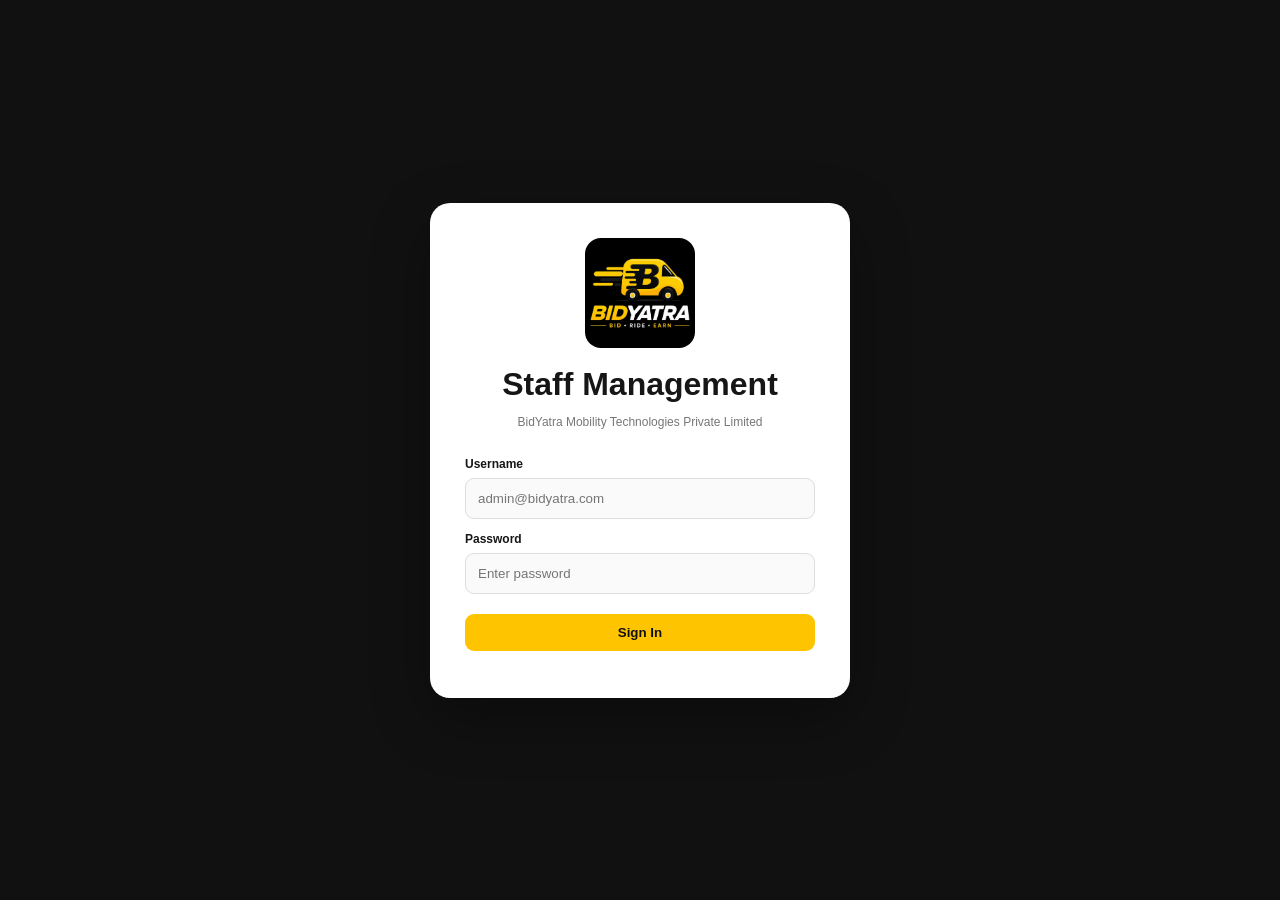
<file: frontend/index.html>
<!DOCTYPE html>
<html lang="en">

<head>
    <meta charset="UTF-8">
    <meta name="viewport" content="width=device-width, initial-scale=1.0">

    <title>BidYatra | Staff Management</title>

    <link rel="stylesheet" href="style.css">
</head>

<body>


<!-- =========================================================
     LOGIN PAGE
========================================================= -->

<div id="loginPage" class="login-page">

    <div class="login-card">

        <img
                src="logo.jpeg"
                class="login-logo"
                alt="BidYatra"
        >

        <h1>Staff Management</h1>

        <p>
            BidYatra Mobility Technologies Private Limited
        </p>

        <form id="loginForm">

            <label for="username">
                Username
            </label>

            <input
                    id="username"
                    type="email"
                    placeholder="admin@bidyatra.com"
                    autocomplete="username"
                    required
            >

            <label for="password">
                Password
            </label>

            <input
                    id="password"
                    type="password"
                    placeholder="Enter password"
                    autocomplete="current-password"
                    required
            >

            <button
                    class="primary-btn"
                    type="submit"
            >
                Sign In
            </button>

            <div
                    id="loginError"
                    class="error"
                    role="alert"
            ></div>

        </form>

    </div>

</div>


<!-- =========================================================
     ADMIN OTP PAGE
========================================================= -->

<div id="otpPage" class="login-page hidden">

    <div class="login-card">

        <img
                src="logo.jpeg"
                class="login-logo"
                alt="BidYatra"
        >

        <h1>
            Admin Verification
        </h1>

        <p>
            Enter the 6-digit code sent to your admin email.
        </p>

        <form id="otpForm">

            <label for="otp">
                Verification Code
            </label>

            <input
                    id="otp"
                    type="text"
                    inputmode="numeric"
                    maxlength="6"
                    pattern="[0-9]{6}"
                    placeholder="6-digit code"
                    autocomplete="one-time-code"
                    required
            >

            <button
                    class="primary-btn"
                    type="submit"
            >
                Verify & Continue
            </button>

            <div
                    id="otpError"
                    class="error"
                    role="alert"
            ></div>

        </form>

    </div>

</div>


<!-- =========================================================
     MAIN APPLICATION
========================================================= -->

<div id="app" class="app hidden">


    <!-- =====================================================
         SIDEBAR
    ====================================================== -->

    <aside class="sidebar">

        <!-- BRAND -->

        <div class="brand">

            <img
                    src="logo.jpeg"
                    alt="BidYatra"
            >

            <div>

                <b>
                    BIDYATRA
                </b>

                <small>
                    Staff System
                </small>

            </div>

        </div>


        <!-- =================================================
             NAVIGATION
        ================================================== -->

        <nav>

            <!-- ADMIN ONLY DASHBOARD -->

            <a
                    href="#dashboard"
                    id="dashboardNav"
                    style="display:none;"
            >
                Dashboard
            </a>


            <!-- STAFF + ADMIN -->

            <a
                    href="#activitySection"
                    id="activityNav"
            >
                Add Daily Activity
            </a>


            <!-- ADMIN ONLY -->

            <a
                    href="#recordsSection"
                    id="historyNav"
                    style="display:none;"
            >
                Activity History
            </a>


            <!-- ADMIN ONLY -->

            <a
                    href="#adminUsersSection"
                    id="usersNav"
                    style="display:none;"
            >
                Staff Accounts
            </a>


            <!-- STAFF + ADMIN -->

            <a
                    href="#reportsSection"
                    id="reportsNav"
            >
                Reports
            </a>

        </nav>


        <!-- LOGOUT -->

        <button
                id="logoutBtn"
                class="logout"
                type="button"
        >
            Logout
        </button>

    </aside>


    <!-- =====================================================
         MAIN
    ====================================================== -->

    <main class="main">


        <!-- =================================================
             TOPBAR
        ================================================== -->

        <header class="topbar">

            <div>

                <h2>
                    Daily Staff Activity
                </h2>

                <span id="welcomeText">
                    Company Daily Diary
                </span>

            </div>

            <div class="user-chip">

                <span id="roleText">
                    ADMIN
                </span>

                <b id="userName">
                    Admin
                </b>

            </div>

        </header>


        <!-- =================================================
             CONTENT
        ================================================== -->

        <section
                class="content"
                id="dashboard"
        >


            <!-- =================================================
                 ADMIN ONLY HERO
            ================================================== -->

            <div
                    class="hero"
                    id="adminHero"
                    style="display:none;"
            >

                <div>

                    <span>
                        WELCOME TO BIDYATRA
                    </span>

                    <h1>
                        Staff Activity Dashboard
                    </h1>

                    <p>
                        Track field work, driver meetings,
                        registrations and document issues.
                    </p>

                </div>

                <img
                        src="logo.jpeg"
                        alt="BidYatra"
                >

            </div>


            <!-- =================================================
                 ADMIN ONLY STATISTICS
            ================================================== -->

            <div
                    class="stats"
                    id="adminStats"
                    style="display:none;"
            >

                <div class="stat">

                    <small>
                        Today's Staff
                    </small>

                    <strong id="statStaff">
                        0
                    </strong>

                </div>


                <div class="stat">

                    <small>
                        Drivers Met
                    </small>

                    <strong id="statDrivers">
                        0
                    </strong>

                </div>


                <div class="stat">

                    <small>
                        Registrations
                    </small>

                    <strong id="statLogins">
                        0
                    </strong>

                </div>


                <div class="stat">

                    <small>
                        Document Issues
                    </small>

                    <strong id="statDocs">
                        0
                    </strong>

                </div>

            </div>


            <!-- =================================================
                 STAFF + ADMIN
                 ADD DAILY ACTIVITY
            ================================================== -->

            <section
                    class="card"
                    id="activitySection"
            >

                <div class="card-title">

                    <div>

                        <span>
                            STAFF MANAGEMENT
                        </span>

                        <h2 id="formTitle">
                            Add Daily Activity
                        </h2>

                    </div>

                </div>


                <form id="activityForm">

                    <input
                            type="hidden"
                            id="recordId"
                    >


                    <div class="grid">


                        <!-- DATE -->

                        <div>

                            <label for="date">
                                Date
                            </label>

                            <input
                                    id="date"
                                    type="date"
                                    required
                            >

                        </div>


                        <!-- STAFF NAME -->

                        <div>

                            <label for="staffName">
                                Staff Name
                            </label>

                            <input
                                    id="staffName"
                                    type="text"
                                    placeholder="Enter staff name"
                                    required
                            >

                        </div>


                        <!-- LOCATION -->

                        <div>

                            <label for="location">
                                Visiting Location
                            </label>

                            <input
                                    id="location"
                                    type="text"
                                    placeholder="Dumka Bus Stand"
                            >

                        </div>


                        <!-- DRIVERS -->

                        <div>

                            <label for="drivers">
                                Drivers Met
                            </label>

                            <input
                                    id="drivers"
                                    type="number"
                                    min="0"
                                    value="0"
                            >

                        </div>


                        <!-- REGISTRATION -->

                        <div>

                            <label for="logins">
                                Login / Registration
                            </label>

                            <input
                                    id="logins"
                                    type="number"
                                    min="0"
                                    value="0"
                            >

                        </div>


                        <!-- DOCUMENT ISSUES -->

                        <div>

                            <label for="docs">
                                Document Issues
                            </label>

                            <input
                                    id="docs"
                                    type="number"
                                    min="0"
                                    value="0"
                            >

                        </div>


                        <!-- REMARKS -->

                        <div class="full">

                            <label for="remarks">
                                Other Activity / Remarks
                            </label>

                            <textarea
                                    id="remarks"
                                    placeholder="Enter work details..."
                            ></textarea>

                        </div>

                    </div>


                    <!-- ACTIONS -->

                    <div class="actions">

                        <button
                                type="button"
                                id="resetBtn"
                                class="secondary-btn"
                        >
                            Reset
                        </button>


                        <button
                                type="submit"
                                class="primary-btn"
                                id="saveBtn"
                        >
                            Save Daily Record
                        </button>

                    </div>

                </form>

            </section>


            <!-- =================================================
                 ADMIN ONLY
                 ACTIVITY HISTORY
            ================================================== -->

            <section
                    class="card"
                    id="recordsSection"
                    style="display:none;"
            >

                <div class="card-title records-head">

                    <div>

                        <span>
                            ACTIVITY HISTORY
                        </span>

                        <h2>
                            Daily Staff Records
                        </h2>

                    </div>


                    <div class="filters">

                        <input
                                id="search"
                                type="search"
                                placeholder="Search staff/location"
                        >

                        <input
                                id="filterDate"
                                type="date"
                        >

                        <button
                                id="clearFilter"
                                type="button"
                                class="secondary-btn"
                        >
                            Clear
                        </button>

                    </div>

                </div>


                <div class="table-wrap">

                    <table>

                        <thead>

                        <tr>

                            <th>Date</th>

                            <th>Staff</th>

                            <th>Location</th>

                            <th>Drivers</th>

                            <th>Registration</th>

                            <th>Docs</th>

                            <th>Remarks</th>

                            <th>Action</th>

                        </tr>

                        </thead>

                        <tbody id="records"></tbody>

                    </table>

                </div>


                <div
                        id="empty"
                        class="empty"
                >
                    No records found.
                </div>

            </section>


            <!-- =================================================
                 STAFF + ADMIN
                 REPORTS
            ================================================== -->

            <section
                    class="card"
                    id="reportsSection"
            >

                <div class="card-title">

                    <div>

                        <span>
                            REPORTS
                        </span>

                        <h2>
                            Export My Reports
                        </h2>

                    </div>

                </div>


                <div class="report-box">

                    <p>
                        Use the selected date filter for a
                        date-specific report, or leave it empty
                        for all records.
                    </p>


                    <button
                            class="primary-btn"
                            id="excelBtn"
                            type="button"
                    >
                        Export Excel
                    </button>


                    <button
                            class="secondary-btn"
                            id="pdfBtn"
                            type="button"
                    >
                        Export PDF
                    </button>

                </div>

            </section>


            <!-- =================================================
                 ADMIN ONLY
                 STAFF ACCOUNTS
            ================================================== -->

            <section
                    class="card"
                    id="adminUsersSection"
                    style="display:none;"
            >

                <div class="card-title">

                    <div>

                        <span>
                            ADMIN
                        </span>

                        <h2>
                            Staff Accounts
                        </h2>

                    </div>

                </div>


                <!-- CREATE USER -->

                <form
                        id="userForm"
                        class="user-form"
                >

                    <input
                            id="newName"
                            type="text"
                            placeholder="Staff name"
                            required
                    >


                    <input
                            id="newUsername"
                            type="email"
                            placeholder="Staff email"
                            required
                    >


                    <input
                            id="newPassword"
                            type="password"
                            placeholder="Temporary password"
                            required
                    >


                    <select id="newRole">

                        <option value="STAFF">
                            STAFF
                        </option>

                        <option value="ADMIN">
                            ADMIN
                        </option>

                    </select>


                    <button
                            class="primary-btn"
                            type="submit"
                    >
                        Create Account
                    </button>

                </form>


                <!-- USERS TABLE -->

                <div class="table-wrap">

                    <table>

                        <thead>

                        <tr>

                            <th>Name</th>

                            <th>Username</th>

                            <th>Role</th>

                            <th>Status</th>

                            <th>Action</th>

                        </tr>

                        </thead>

                        <tbody id="users"></tbody>

                    </table>

                </div>

            </section>


            <!-- FOOTER -->

            <footer>

                © 2026 BIDYATRA MOBILITY TECHNOLOGIES PRIVATE LIMITED
                · Bid • Ride • Earn

            </footer>

        </section>

    </main>

</div>


<!-- =========================================================
     TOAST
========================================================= -->

<div
        id="toast"
        class="toast"
></div>


<script src="script.js"></script>

</body>
</html>
</file>
<file: frontend/style.css>
/* =========================================================
   GLOBAL
========================================================= */

* {
    box-sizing: border-box;
}

html {
    scroll-behavior: smooth;
}

body {
    margin: 0;
    font-family: Inter, Arial, sans-serif;
    background: #f5f6f8;
    color: #161616;
}

.hidden {
    display: none !important;
}


/* =========================================================
   LOGIN PAGE
========================================================= */

.login-page {
    min-height: 100vh;
    display: grid;
    place-items: center;
    background: #111;
    padding: 20px;
}

.login-card {
    width: min(420px, 100%);
    background: #fff;
    border-radius: 20px;
    padding: 35px;
    box-shadow: 0 20px 60px #0005;
}

.login-logo {
    width: 110px;
    height: 110px;
    object-fit: cover;
    border-radius: 16px;
    display: block;
    margin: auto;
}

.login-card h1 {
    text-align: center;
    margin: 18px 0 6px;
}

.login-card p {
    text-align: center;
    color: #777;
    font-size: 12px;
    margin-bottom: 28px;
}

.login-card label,
.grid label {
    font-size: 12px;
    font-weight: 700;
    display: block;
    margin: 13px 0 7px;
}

.login-card input,
.grid input,
.grid textarea,
.filters input,
.user-form input,
.user-form select {
    width: 100%;
    border: 1px solid #ddd;
    border-radius: 9px;
    padding: 12px;
    outline: none;
    background: #fafafa;
    font-family: inherit;
}

.login-card input:focus,
.grid input:focus,
.grid textarea:focus,
.filters input:focus,
.user-form input:focus,
.user-form select:focus {
    border-color: #ffc400;
    background: #fff;
}

.primary-btn,
.secondary-btn {
    border: 0;
    border-radius: 9px;
    padding: 11px 17px;
    font-weight: 700;
    cursor: pointer;
    font-family: inherit;
}

.primary-btn {
    background: #ffc400;
    color: #111;
}

.primary-btn:hover {
    background: #eeb600;
}

.secondary-btn {
    background: #fff;
    border: 1px solid #ddd;
    color: #333;
}

.secondary-btn:hover {
    background: #f7f7f7;
}

.login-card .primary-btn {
    width: 100%;
    margin-top: 20px;
}

.error {
    color: #c62828;
    font-size: 12px;
    margin-top: 12px;
}


/* =========================================================
   APPLICATION
========================================================= */

.app {
    min-height: 100vh;
    display: flex;
}


/* =========================================================
   SIDEBAR
========================================================= */

.sidebar {
    width: 245px;
    background: #111;
    color: #fff;
    position: fixed;
    left: 0;
    top: 0;
    bottom: 0;
    padding: 18px 14px;
    display: flex;
    flex-direction: column;
    z-index: 50;
}

.brand {
    height: 70px;
    display: flex;
    align-items: center;
    gap: 10px;
    border-bottom: 1px solid #292929;
    margin-bottom: 20px;
}

.brand img {
    width: 48px;
    height: 48px;
    border-radius: 10px;
    object-fit: cover;
}

.brand b {
    display: block;
    letter-spacing: 1px;
}

.brand small {
    color: #888;
    font-size: 9px;
}

.sidebar nav a {
    display: block;
    color: #aaa;
    text-decoration: none;
    padding: 12px;
    border-radius: 8px;
    font-size: 13px;
    margin: 3px 0;
    transition: .2s;
}

.sidebar nav a:hover,
.sidebar nav a.active {
    background: #ffc400;
    color: #111;
    font-weight: 700;
}

.logout {
    margin-top: auto;
    padding: 11px;
    border: 1px solid #333;
    background: #191919;
    color: #fff;
    border-radius: 8px;
    cursor: pointer;
}

.logout:hover {
    background: #222;
}


/* =========================================================
   MAIN
========================================================= */

.main {
    margin-left: 245px;
    width: calc(100% - 245px);
}


/* =========================================================
   TOP BAR
========================================================= */

.topbar {
    height: 76px;
    background: #fff;
    border-bottom: 1px solid #e5e5e5;
    display: flex;
    align-items: center;
    justify-content: space-between;
    padding: 0 30px;
}

.topbar h2 {
    margin: 0;
    font-size: 20px;
}

.topbar span {
    font-size: 11px;
    color: #777;
}

.user-chip {
    display: flex;
    gap: 9px;
    align-items: center;
    font-size: 11px;
}

.user-chip span {
    background: #fff5c8;
    color: #856b00;
    padding: 6px 8px;
    border-radius: 6px;
    font-size: 9px;
    font-weight: 800;
}


/* =========================================================
   CONTENT
========================================================= */

.content {
    max-width: 1500px;
    margin: auto;
    padding: 25px;
}


/* =========================================================
   HERO
========================================================= */

.hero {
    background: #111;
    color: #fff;
    border-radius: 16px;
    padding: 28px;
    display: flex;
    justify-content: space-between;
    align-items: center;
    overflow: hidden;
}

.hero span,
.card-title span {
    font-size: 9px;
    font-weight: 800;
    letter-spacing: 1.3px;
    color: #b88900;
}

.hero span {
    color: #ffc400;
}

.hero h1 {
    font-size: 25px;
    margin: 9px 0;
}

.hero p {
    font-size: 12px;
    color: #aaa;
}

.hero img {
    width: 105px;
    height: 105px;
    object-fit: cover;
    border-radius: 14px;
}


/* =========================================================
   STATISTICS
========================================================= */

.stats {
    display: grid;
    grid-template-columns: repeat(4, 1fr);
    gap: 16px;
    margin: 20px 0;
}

.stat {
    background: #fff;
    border: 1px solid #e6e6e6;
    border-radius: 13px;
    padding: 20px;
}

.stat small {
    color: #777;
    font-size: 11px;
}

.stat strong {
    display: block;
    font-size: 27px;
    margin-top: 7px;
}


/* =========================================================
   CARD
========================================================= */

.card {
    background: #fff;
    border: 1px solid #e5e5e5;
    border-radius: 15px;
    margin-bottom: 20px;
    overflow: hidden;
}

.card-title {
    padding: 20px 24px;
    border-bottom: 1px solid #eee;
}

.card-title h2 {
    margin: 6px 0 0;
    font-size: 18px;
}

.card form {
    padding: 24px;
}


/* =========================================================
   ACTIVITY FORM
========================================================= */

.grid {
    display: grid;
    grid-template-columns: repeat(3, 1fr);
    gap: 18px;
}

.grid .full {
    grid-column: 1 / -1;
}

.grid textarea {
    min-height: 90px;
    resize: vertical;
}

.actions {
    display: flex;
    justify-content: flex-end;
    gap: 10px;
    margin-top: 20px;
}


/* =========================================================
   ACTIVITY HISTORY
========================================================= */

.records-head {
    display: flex;
    justify-content: space-between;
    align-items: end;
    gap: 15px;
}

.filters {
    display: flex;
    gap: 8px;
}

.filters input {
    width: 170px;
}

.table-wrap {
    overflow: auto;
}

table {
    width: 100%;
    border-collapse: collapse;
    min-width: 850px;
}

th,
td {
    padding: 13px 14px;
    border-bottom: 1px solid #eee;
    text-align: left;
    font-size: 11px;
}

th {
    font-size: 9px;
    text-transform: uppercase;
    color: #777;
    background: #fafafa;
}

td {
    color: #333;
}

.action-btn {
    border: 0;
    border-radius: 6px;
    padding: 7px 9px;
    cursor: pointer;
    margin-right: 4px;
}

.edit {
    background: #eef5ff;
    color: #2364c5;
}

.delete {
    background: #fff0f0;
    color: #c62828;
}

.empty {
    text-align: center;
    padding: 35px;
    color: #888;
    font-size: 12px;
}


/* =========================================================
   REPORTS
========================================================= */

.report-box {
    padding: 24px;
}

.report-box p {
    font-size: 12px;
    color: #777;
}

.report-box button {
    margin-right: 8px;
}


/* =========================================================
   ADMIN STAFF ACCOUNTS
========================================================= */

/*
   IMPORTANT:
   Staff Accounts section is hidden by default.
   JavaScript will show it ONLY for ADMIN.
*/

#usersSection {
    display: none;
}

#usersNav {
    display: none;
}

.user-form {
    display: grid;
    grid-template-columns: 1fr 1fr 1fr 140px auto;
    gap: 10px;
    padding: 20px !important;
}

.user-form input,
.user-form select {
    height: 40px;
}


/* =========================================================
   FOOTER
========================================================= */

footer {
    font-size: 9px;
    color: #999;
    padding: 5px 0 25px;
}


/* =========================================================
   TOAST
========================================================= */

.toast {
    position: fixed;
    right: 20px;
    bottom: 20px;
    background: #111;
    color: #fff;
    padding: 12px 16px;
    border-radius: 8px;
    font-size: 11px;
    opacity: 0;
    transform: translateY(15px);
    transition: .25s;
    z-index: 100;
}

.toast.show {
    opacity: 1;
    transform: none;
}


/* =========================================================
   RESPONSIVE - TABLET
========================================================= */

@media (max-width: 1000px) {

    .stats {
        grid-template-columns: repeat(2, 1fr);
    }

    .grid {
        grid-template-columns: repeat(2, 1fr);
    }

    .user-form {
        grid-template-columns: 1fr 1fr;
    }

    .records-head {
        align-items: flex-start;
        flex-direction: column;
    }

    .filters {
        width: 100%;
        flex-wrap: wrap;
    }

    .filters input {
        flex: 1;
        width: auto;
    }
}


/* =========================================================
   RESPONSIVE - MOBILE
========================================================= */

@media (max-width: 700px) {

    .sidebar {
        position: static;
        width: 100%;
        height: auto;
    }

    .app {
        display: block;
    }

    .main {
        margin: 0;
        width: 100%;
    }

    .sidebar nav {
        display: flex;
        overflow-x: auto;
    }

    .sidebar nav a {
        white-space: nowrap;
    }

    .logout {
        margin-top: 10px;
    }

    .topbar {
        padding: 0 15px;
    }

    .content {
        padding: 15px;
    }

    .hero img {
        display: none;
    }

    .hero h1 {
        font-size: 19px;
    }

    .stats {
        grid-template-columns: 1fr 1fr;
    }

    .grid {
        grid-template-columns: 1fr;
    }

    .grid .full {
        grid-column: auto;
    }

    .user-form {
        grid-template-columns: 1fr;
    }

    .filters {
        flex-direction: column;
    }

    .filters input,
    .filters button {
        width: 100%;
    }

    .topbar h2 {
        font-size: 17px;
    }

    .user-chip {
        display: none;
    }
}
</file>
<file: target/classes/static/style.css>
*{box-sizing:border-box}body{margin:0;font-family:Inter,Arial,sans-serif;background:#f5f6f8;color:#161616}.hidden{display:none!important}.login-page{min-height:100vh;display:grid;place-items:center;background:#111;padding:20px}.login-card{width:min(420px,100%);background:#fff;border-radius:20px;padding:35px;box-shadow:0 20px 60px #0005}.login-logo{width:110px;height:110px;object-fit:cover;border-radius:16px;display:block;margin:auto}.login-card h1{text-align:center;margin:18px 0 6px}.login-card p{text-align:center;color:#777;font-size:12px;margin-bottom:28px}.login-card label,.grid label{font-size:12px;font-weight:700;display:block;margin:13px 0 7px}.login-card input,.grid input,.grid textarea,.filters input,.user-form input,.user-form select{width:100%;border:1px solid #ddd;border-radius:9px;padding:12px;outline:none;background:#fafafa}.login-card input:focus,.grid input:focus,.grid textarea:focus{border-color:#ffc400;background:#fff}.primary-btn,.secondary-btn{border:0;border-radius:9px;padding:11px 17px;font-weight:700;cursor:pointer}.primary-btn{background:#ffc400;color:#111}.secondary-btn{background:#fff;border:1px solid #ddd;color:#333}.login-card .primary-btn{width:100%;margin-top:20px}.error{color:#c62828;font-size:12px;margin-top:12px}.app{min-height:100vh;display:flex}.sidebar{width:245px;background:#111;color:#fff;position:fixed;left:0;top:0;bottom:0;padding:18px 14px;display:flex;flex-direction:column}.brand{height:70px;display:flex;align-items:center;gap:10px;border-bottom:1px solid #292929;margin-bottom:20px}.brand img{width:48px;height:48px;border-radius:10px;object-fit:cover}.brand b{display:block;letter-spacing:1px}.brand small{color:#888;font-size:9px}.sidebar nav a{display:block;color:#aaa;text-decoration:none;padding:12px;border-radius:8px;font-size:13px;margin:3px 0}.sidebar nav a:hover,.sidebar nav a.active{background:#ffc400;color:#111;font-weight:700}.logout{margin-top:auto;padding:11px;border:1px solid #333;background:#191919;color:#fff;border-radius:8px;cursor:pointer}.main{margin-left:245px;width:calc(100% - 245px)}.topbar{height:76px;background:#fff;border-bottom:1px solid #e5e5e5;display:flex;align-items:center;justify-content:space-between;padding:0 30px}.topbar h2{margin:0;font-size:20px}.topbar span{font-size:11px;color:#777}.user-chip{display:flex;gap:9px;align-items:center;font-size:11px}.user-chip span{background:#fff5c8;color:#856b00;padding:6px 8px;border-radius:6px;font-size:9px;font-weight:800}.content{max-width:1500px;margin:auto;padding:25px}.hero{background:#111;color:#fff;border-radius:16px;padding:28px;display:flex;justify-content:space-between;align-items:center;overflow:hidden}.hero span,.card-title span{font-size:9px;font-weight:800;letter-spacing:1.3px;color:#b88900}.hero span{color:#ffc400}.hero h1{font-size:25px;margin:9px 0}.hero p{font-size:12px;color:#aaa}.hero img{width:105px;height:105px;object-fit:cover;border-radius:14px}.stats{display:grid;grid-template-columns:repeat(4,1fr);gap:16px;margin:20px 0}.stat{background:#fff;border:1px solid #e6e6e6;border-radius:13px;padding:20px}.stat small{color:#777;font-size:11px}.stat strong{display:block;font-size:27px;margin-top:7px}.card{background:#fff;border:1px solid #e5e5e5;border-radius:15px;margin-bottom:20px;overflow:hidden}.card-title{padding:20px 24px;border-bottom:1px solid #eee}.card-title h2{margin:6px 0 0;font-size:18px}.card form{padding:24px}.grid{display:grid;grid-template-columns:repeat(3,1fr);gap:18px}.grid .full{grid-column:1/-1}.grid textarea{min-height:90px;resize:vertical}.actions{display:flex;justify-content:flex-end;gap:10px;margin-top:20px}.records-head{display:flex;justify-content:space-between;align-items:end;gap:15px}.filters{display:flex;gap:8px}.filters input{width:170px}.table-wrap{overflow:auto}table{width:100%;border-collapse:collapse;min-width:850px}th,td{padding:13px 14px;border-bottom:1px solid #eee;text-align:left;font-size:11px}th{font-size:9px;text-transform:uppercase;color:#777;background:#fafafa}td{color:#333}.action-btn{border:0;border-radius:6px;padding:7px 9px;cursor:pointer;margin-right:4px}.edit{background:#eef5ff;color:#2364c5}.delete{background:#fff0f0;color:#c62828}.empty{text-align:center;padding:35px;color:#888;font-size:12px}.report-box{padding:24px}.report-box p{font-size:12px;color:#777}.report-box button{margin-right:8px}.user-form{display:grid;grid-template-columns:1fr 1fr 1fr 140px auto;gap:10px;padding:20px!important}.user-form input,.user-form select{height:40px}footer{font-size:9px;color:#999;padding:5px 0 25px}.toast{position:fixed;right:20px;bottom:20px;background:#111;color:#fff;padding:12px 16px;border-radius:8px;font-size:11px;opacity:0;transform:translateY(15px);transition:.25s;z-index:100}.toast.show{opacity:1;transform:none}@media(max-width:1000px){.stats{grid-template-columns:repeat(2,1fr)}.grid{grid-template-columns:repeat(2,1fr)}.user-form{grid-template-columns:1fr 1fr}.records-head{align-items:flex-start;flex-direction:column}.filters{width:100%;flex-wrap:wrap}.filters input{flex:1;width:auto}}@media(max-width:700px){.sidebar{position:static;width:100%;height:auto}.app{display:block}.main{margin:0;width:100%}.sidebar nav{display:flex;overflow:auto}.sidebar nav a{white-space:nowrap}.logout{margin-top:10px}.topbar{padding:0 15px}.content{padding:15px}.hero img{display:none}.hero h1{font-size:19px}.stats{grid-template-columns:1fr 1fr}.grid{grid-template-columns:1fr}.grid .full{grid-column:auto}.user-form{grid-template-columns:1fr}.filters{flex-direction:column}.filters input,.filters button{width:100%}}
</file>
